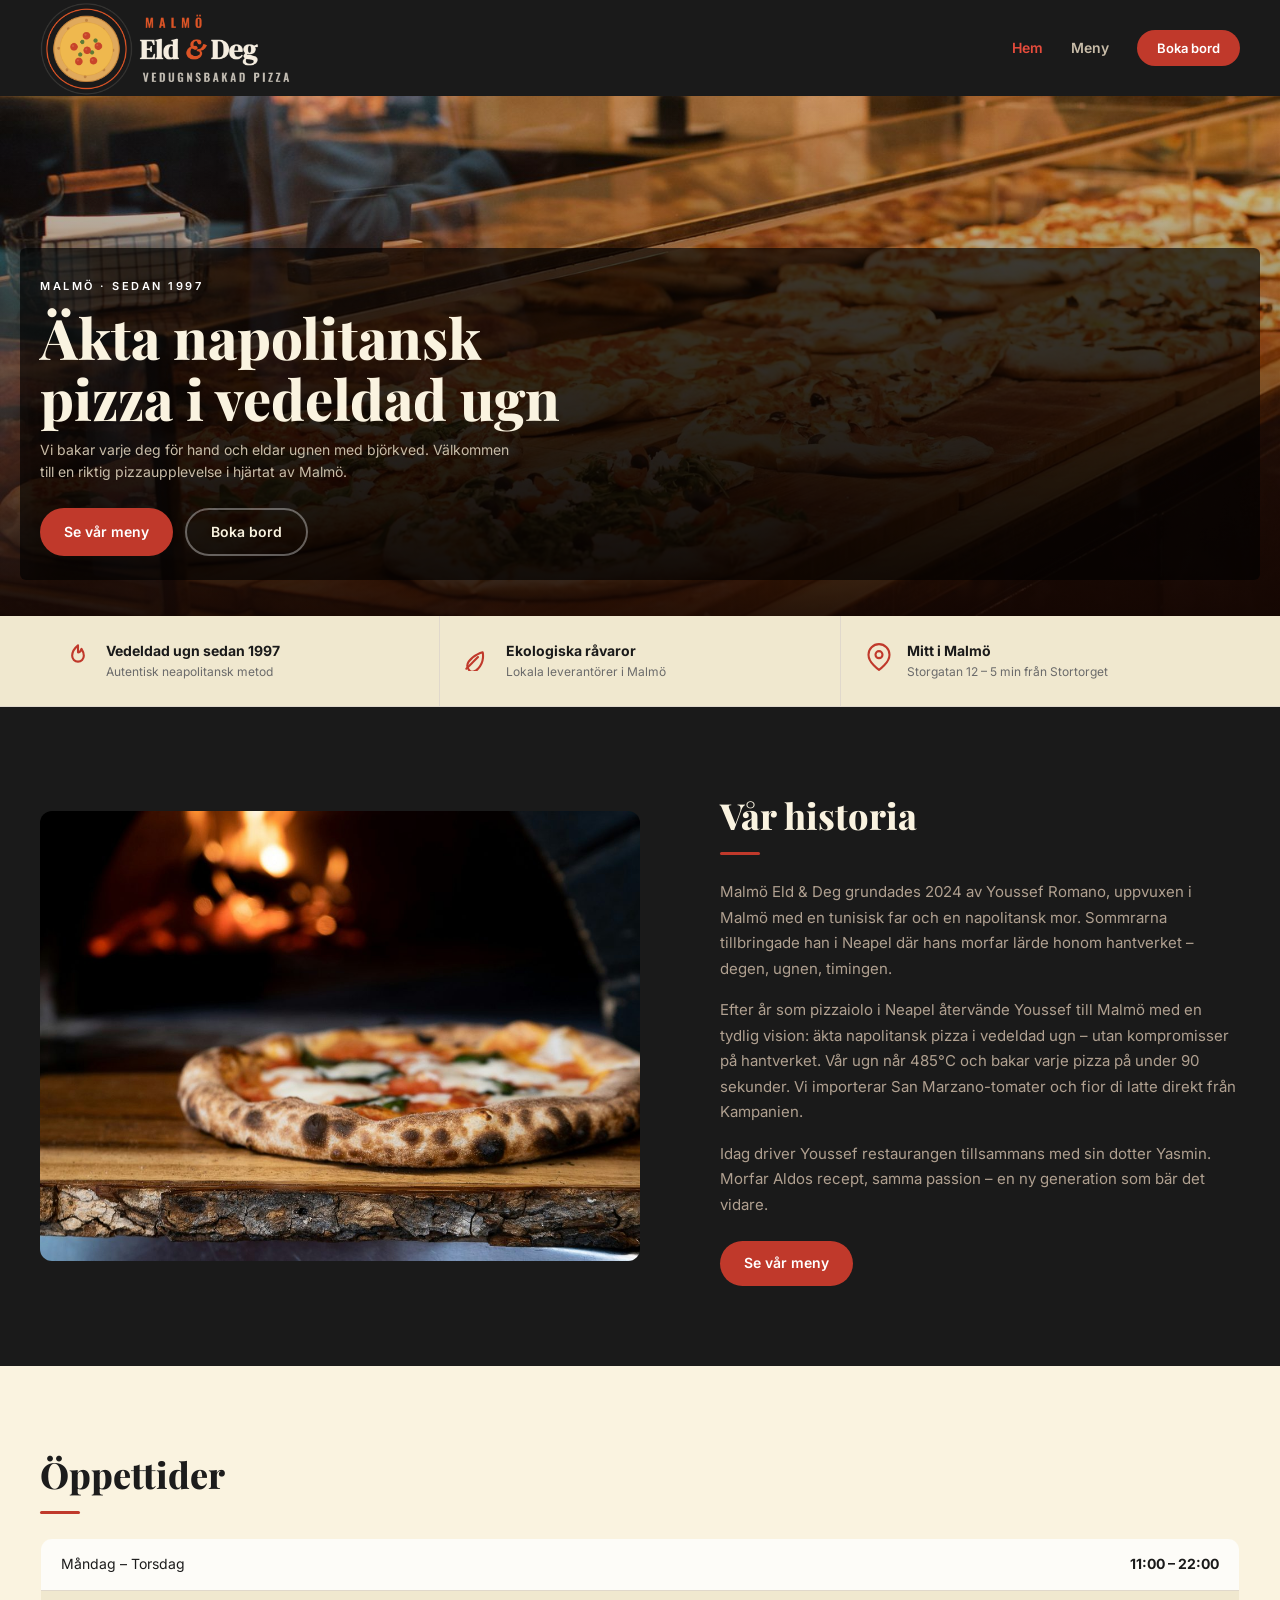
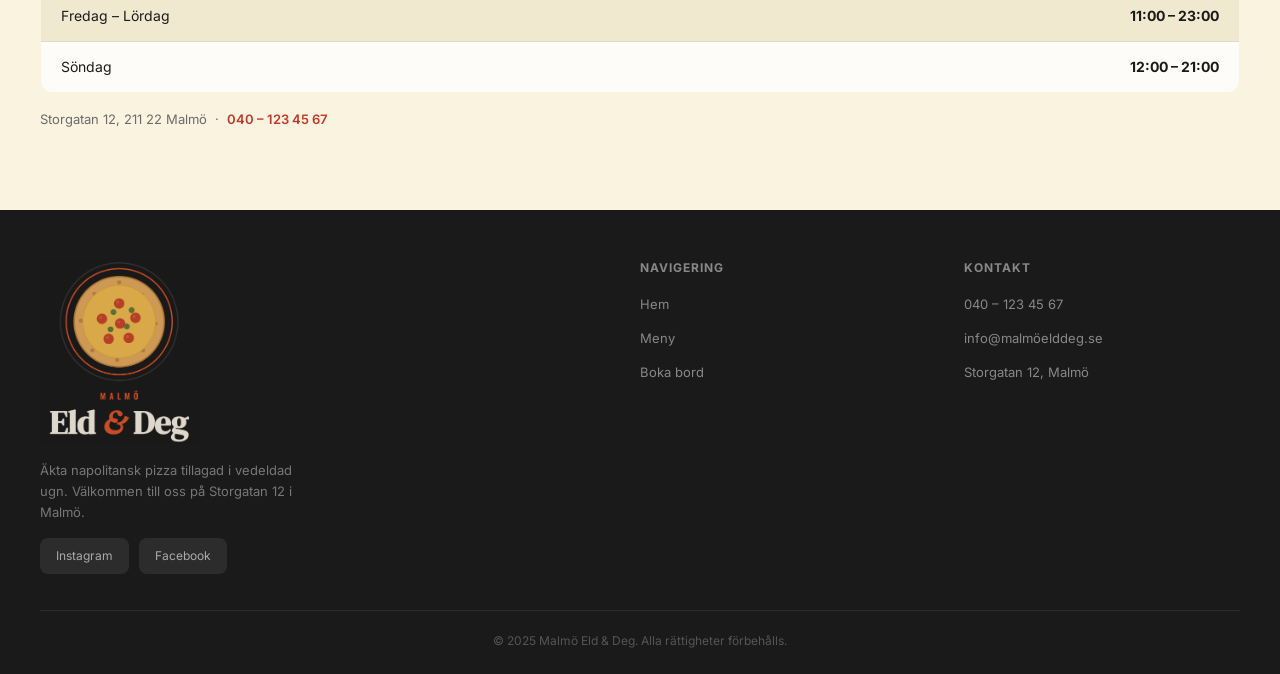
<file: index.html>
<!doctype html>
<html lang="sv">
    <head>
        <meta charset="UTF-8" />
        <meta name="viewport" content="width=device-width, initial-scale=1.0" />
        <meta
            name="description"
            content="Malmö Eld & Deg – äkta napolitansk pizza i vedeldad ugn. Grundad 2024 av Youssef Romano. Öppettider, adress och vår historia."
        />
        <title>Malmö Eld &amp; Deg – Välkommen</title>

        <link rel="preconnect" href="https://fonts.googleapis.com" />
        <link rel="preconnect" href="https://fonts.gstatic.com" crossorigin />
        <link
            href="https://fonts.googleapis.com/css2?family=Playfair+Display:wght@700;800&family=Inter:wght@400;500;600;700&display=swap"
            rel="stylesheet"
        />

        <link rel="stylesheet" href="css/style.css" />
    </head>
    <body>
        <!--
    Skip link (accessibility / distinction requirement)
    Invisible to mouse users but visible on keyboard focus.
    Allows keyboard users to skip past the header
    directly to the main content – WCAG 2.4.1 (A).
  -->
        <a href="#main-content" class="skip-link">Hoppa till innehållet</a>

        <header class="site-header">
            <div class="container">
                <a
                    href="index.html"
                    class="logo"
                    aria-current="page"
                    aria-label="Malmö Eld &amp; Deg – till startsidan"
                >
                    <img
                        src="img/black-header.png"
                        alt="Malmö Eld &amp; Deg logotyp"
                        class="logo__img"
                    />
                </a>

                <!--
        Hamburger button: shown on mobile only (hidden with CSS at ≥768px).
        aria-expanded is set dynamically by JavaScript.
        aria-controls links the button to the nav element with id="main-nav".
      -->
                <button
                    class="nav-toggle"
                    aria-controls="main-nav"
                    aria-expanded="false"
                    aria-label="Öppna meny"
                >
                    <span></span>
                    <span></span>
                    <span></span>
                </button>

                <!--
        Navigation: three links: Home, Menu, and Book a table (primary CTA).
        Home link added for users who may not know the logo is clickable.
        About us and Opening hours are on the home page.
      -->
                <nav class="site-nav" id="main-nav" aria-label="Huvudmeny">
                    <a href="index.html" aria-current="page">Hem</a>
                    <a href="menu.html">Meny</a>
                    <a href="booking.html" class="nav-cta btn btn--primary"
                        >Boka bord</a
                    >
                </nav>
            </div>
        </header>

        <section class="hero" aria-labelledby="hero-rubrik">
            <img
                src="img/hero-restaurang.jpg"
                alt="Vedeldad pizzaugn i Malmö Eld och Deg"
                class="hero__img"
            />
            <div class="hero__overlay" aria-hidden="true"></div>
            <div class="hero__content">
                <div class="container">
                    <span class="hero__tagline">Malmö &middot; Sedan 1997</span>
                    <h1 id="hero-rubrik">
                        Äkta napolitansk<br />pizza i vedeldad ugn
                    </h1>
                    <p class="hero__sub">
                        Vi bakar varje deg för hand och eldar ugnen med
                        björkved. Välkommen till en riktig pizzaupplevelse i
                        hjärtat av Malmö.
                    </p>
                    <div class="hero__actions">
                        <a href="menu.html" class="btn btn--primary"
                            >Se vår meny</a
                        >
                        <a href="booking.html" class="btn btn--outline"
                            >Boka bord</a
                        >
                    </div>
                </div>
            </div>
        </section>

        <!--
    QUICK ACTIONS: mobile only (display:none at ≥768px via media query)
    Rationale: the mobile user is often on the move and needs immediate
    access to phone, map and lunch menu, without scrolling.
    On tablet and desktop these actions are available via nav and footer.
    This is an example of content prioritisation rather than pure layout adaptation
    (Wroblewski 2011; Marcotte 2011).
  -->
        <div class="quick-actions" role="region" aria-label="Snabbåtgärder">
            <div class="container">
                <div class="quick-actions__grid">
                    <a
                        href="tel:+46401234567"
                        class="quick-btn"
                        aria-label="Ring och beställ – 040-123 45 67"
                    >
                        <svg
                            xmlns="http://www.w3.org/2000/svg"
                            width="22"
                            height="22"
                            viewBox="0 0 24 24"
                            fill="none"
                            stroke="currentColor"
                            stroke-width="2"
                            stroke-linecap="round"
                            stroke-linejoin="round"
                            aria-hidden="true"
                        >
                            <path
                                d="M22 16.92v3a2 2 0 01-2.18 2 19.79 19.79 0 01-8.63-3.07A19.5 19.5 0 013.07 10.8 19.79 19.79 0 01.0 2.18 2 2 0 012 0h3a2 2 0 012 1.72c.13 1.07.37 2.12.71 3.13a2 2 0 01-.45 2.11L6.09 8.14a16 16 0 006.77 6.77l1.18-1.17a2 2 0 012.11-.45c1.01.34 2.06.58 3.13.71A2 2 0 0122 16.92z"
                            />
                        </svg>
                        <span>Ring &amp; Beställ</span>
                    </a>

                    <a
                        href="https://maps.google.com/?q=Storgatan+12+Malmö"
                        class="quick-btn"
                        target="_blank"
                        rel="noopener noreferrer"
                        aria-label="Hitta hit – öppnar Google Maps i ny flik"
                    >
                        <svg
                            xmlns="http://www.w3.org/2000/svg"
                            width="22"
                            height="22"
                            viewBox="0 0 24 24"
                            fill="none"
                            stroke="currentColor"
                            stroke-width="2"
                            stroke-linecap="round"
                            stroke-linejoin="round"
                            aria-hidden="true"
                        >
                            <path
                                d="M21 10c0 7-9 13-9 13S3 17 3 10a9 9 0 0118 0z"
                            />
                            <circle cx="12" cy="10" r="3" />
                        </svg>
                        <span>Hitta hit</span>
                    </a>

                    <a
                        href="menu.html"
                        class="quick-btn quick-btn--red"
                        aria-label="Se dagens lunch på menysidan"
                    >
                        <svg
                            xmlns="http://www.w3.org/2000/svg"
                            width="22"
                            height="22"
                            viewBox="0 0 24 24"
                            fill="none"
                            stroke="currentColor"
                            stroke-width="2"
                            stroke-linecap="round"
                            stroke-linejoin="round"
                            aria-hidden="true"
                        >
                            <line x1="3" y1="6" x2="21" y2="6" />
                            <line x1="3" y1="12" x2="21" y2="12" />
                            <line x1="3" y1="18" x2="21" y2="18" />
                        </svg>
                        <span>Dagens lunch</span>
                    </a>
                </div>
            </div>
        </div>

        <div class="feature-strip">
            <div class="container">
                <div class="feature-strip__grid">
                    <div class="feature-item">
                        <span class="feature-item__icon"
                            ><svg
                                xmlns="http://www.w3.org/2000/svg"
                                width="28"
                                height="28"
                                viewBox="0 0 24 24"
                                fill="none"
                                stroke="currentColor"
                                stroke-width="1.8"
                                stroke-linecap="round"
                                stroke-linejoin="round"
                                aria-hidden="true"
                            >
                                <path
                                    d="M12 2c0 0-5 4-5 9a5 5 0 0010 0c0-3-2-6-2-6s-1 3-3 3c0-3 0-6 0-6z"
                                /></svg
                        ></span>
                        <div>
                            <p class="feature-item__title">
                                Vedeldad ugn sedan 1997
                            </p>
                            <p class="feature-item__text">
                                Autentisk neapolitansk metod
                            </p>
                        </div>
                    </div>

                    <div class="feature-item">
                        <span class="feature-item__icon"
                            ><svg
                                xmlns="http://www.w3.org/2000/svg"
                                width="28"
                                height="28"
                                viewBox="0 0 24 24"
                                fill="none"
                                stroke="currentColor"
                                stroke-width="1.8"
                                stroke-linecap="round"
                                stroke-linejoin="round"
                                aria-hidden="true"
                            >
                                <path
                                    d="M12 22c6-6 4-14 4-14s-8 2-12 8c-2 3-1 6 1 8 1 1 5 1 7-2z"
                                />
                                <path d="M2 22l10-10" /></svg
                        ></span>
                        <div>
                            <p class="feature-item__title">
                                Ekologiska råvaror
                            </p>
                            <p class="feature-item__text">
                                Lokala leverantörer i Malmö
                            </p>
                        </div>
                    </div>

                    <div class="feature-item">
                        <span class="feature-item__icon"
                            ><svg
                                xmlns="http://www.w3.org/2000/svg"
                                width="28"
                                height="28"
                                viewBox="0 0 24 24"
                                fill="none"
                                stroke="currentColor"
                                stroke-width="1.8"
                                stroke-linecap="round"
                                stroke-linejoin="round"
                                aria-hidden="true"
                            >
                                <path
                                    d="M21 10c0 7-9 13-9 13S3 17 3 10a9 9 0 0118 0z"
                                />
                                <circle cx="12" cy="10" r="3" /></svg
                        ></span>
                        <div>
                            <p class="feature-item__title">Mitt i Malmö</p>
                            <p class="feature-item__text">
                                Storgatan 12 – 5 min från Stortorget
                            </p>
                        </div>
                    </div>
                </div>
            </div>
        </div>

        <!--
    MAIN CONTENT: id="main-content" is the target for the skip link above.
  -->
        <main id="main-content">
            <section
                class="section section--dark"
                id="om-oss"
                aria-labelledby="om-rubrik"
            >
                <div class="container">
                    <div class="about-grid">
                        <img
                            src="img/restaurang.jpg"
                            alt="Pizza dras ut ur vedeldad ugn med öppen eld – hantverket i Malmö Eld och Deg"
                            class="about-img"
                        />

                        <div class="about-text">
                            <h2 class="section-title" id="om-rubrik">
                                Vår historia
                            </h2>
                            <span class="section-accent"></span>
                            <p>
                                Malmö Eld &amp; Deg grundades 2024 av Youssef
                                Romano, uppvuxen i Malmö med en tunisisk far och
                                en napolitansk mor. Sommrarna tillbringade han i
                                Neapel där hans morfar lärde honom hantverket –
                                degen, ugnen, timingen.
                            </p>
                            <p>
                                Efter år som pizzaiolo i Neapel återvände
                                Youssef till Malmö med en tydlig vision: äkta
                                napolitansk pizza i vedeldad ugn – utan
                                kompromisser på hantverket. Vår ugn når 485°C
                                och bakar varje pizza på under 90 sekunder. Vi
                                importerar San Marzano-tomater och fior di latte
                                direkt från Kampanien.
                            </p>
                            <p>
                                Idag driver Youssef restaurangen tillsammans med
                                sin dotter Yasmin. Morfar Aldos recept, samma
                                passion – en ny generation som bär det vidare.
                            </p>
                            <a href="menu.html" class="btn btn--primary mt-24"
                                >Se vår meny</a
                            >
                        </div>
                    </div>
                </div>
            </section>

            <!--
      OPENING HOURS SECTION
      Uses semantic <time> elements with datetime attributes.
      The datetime format follows ISO 8601 (HH:MM), making times
      machine-readable for search engines and calendar applications.
      Table format provides a clear column structure for screen readers.
    -->
            <section
                class="section section--beige"
                id="oppettider"
                aria-labelledby="tid-rubrik"
            >
                <div class="container">
                    <h2 class="section-title" id="tid-rubrik">Öppettider</h2>
                    <span class="section-accent"></span>

                    <table
                        class="hours-table"
                        aria-label="Öppettider per veckodag"
                    >
                        <tbody>
                            <tr>
                                <td>Måndag – Torsdag</td>
                                <td>
                                    <time datetime="11:00">11:00</time> –
                                    <time datetime="22:00">22:00</time>
                                </td>
                            </tr>
                            <tr class="highlight">
                                <td>Fredag – Lördag</td>
                                <td>
                                    <time datetime="11:00">11:00</time> –
                                    <time datetime="23:00">23:00</time>
                                </td>
                            </tr>
                            <tr>
                                <td>Söndag</td>
                                <td>
                                    <time datetime="12:00">12:00</time> –
                                    <time datetime="21:00">21:00</time>
                                </td>
                            </tr>
                        </tbody>
                    </table>

                    <p class="mt-16 text-muted" style="font-size: 13px">
                        Storgatan 12, 211 22 Malmö &nbsp;&middot;&nbsp;
                        <a
                            href="tel:+46401234567"
                            style="color: var(--fire); font-weight: 600"
                            >040 – 123 45 67</a
                        >
                    </p>
                </div>
            </section>
        </main>

        <!--
    FOOTER
    Three columns at ≥768px, stacked on mobile.
    Social buttons are <a> elements (not <button>) because they lead
    to external pages – semantically correct per the HTML specification.
    rel="noopener noreferrer" prevents external pages
    from accessing window.opener (security).
  -->
        <footer class="site-footer">
            <div class="container">
                <div class="footer-grid">
                    <div class="footer-brand">
                        <img
                            src="img/black-badge.png"
                            alt=""
                            class="footer-badge"
                            aria-hidden="true"
                        />
                        <p>
                            Äkta napolitansk pizza tillagad i vedeldad ugn.
                            Välkommen till oss på Storgatan 12 i Malmö.
                        </p>
                        <div class="footer-social mt-16">
                            <a
                                href="https://instagram.com"
                                target="_blank"
                                rel="noopener noreferrer"
                                class="social-btn"
                                aria-label="Malmö Eld &amp; Deg på Instagram (öppnar i ny flik)"
                                >Instagram</a
                            >
                            <a
                                href="https://facebook.com"
                                target="_blank"
                                rel="noopener noreferrer"
                                class="social-btn"
                                aria-label="Malmö Eld &amp; Deg på Facebook (öppnar i ny flik)"
                                >Facebook</a
                            >
                        </div>
                    </div>

                    <div class="footer-col">
                        <h3>Navigering</h3>
                        <ul>
                            <li><a href="index.html">Hem</a></li>
                            <li><a href="menu.html">Meny</a></li>
                            <li><a href="booking.html">Boka bord</a></li>
                        </ul>
                    </div>

                    <div class="footer-col">
                        <h3>Kontakt</h3>
                        <ul>
                            <li>
                                <a href="tel:+46401234567">040 – 123 45 67</a>
                            </li>
                            <li>
                                <a href="mailto:info@malmöelddeg.se"
                                    >info@malmöelddeg.se</a
                                >
                            </li>
                            <li>
                                <a
                                    href="https://maps.google.com/?q=Storgatan+12+Malmö"
                                    target="_blank"
                                    rel="noopener noreferrer"
                                    aria-label="Storgatan 12 – öppnar Google Maps i ny flik"
                                >
                                    Storgatan 12, Malmö
                                </a>
                            </li>
                        </ul>
                    </div>
                </div>

                <div class="footer-bottom">
                    <p>
                        &copy; 2025 Malmö Eld &amp; Deg. Alla rättigheter
                        förbehålls.
                    </p>
                </div>
            </div>
        </footer>

        <script src="js/main.js"></script>
    </body>
</html>
</file>
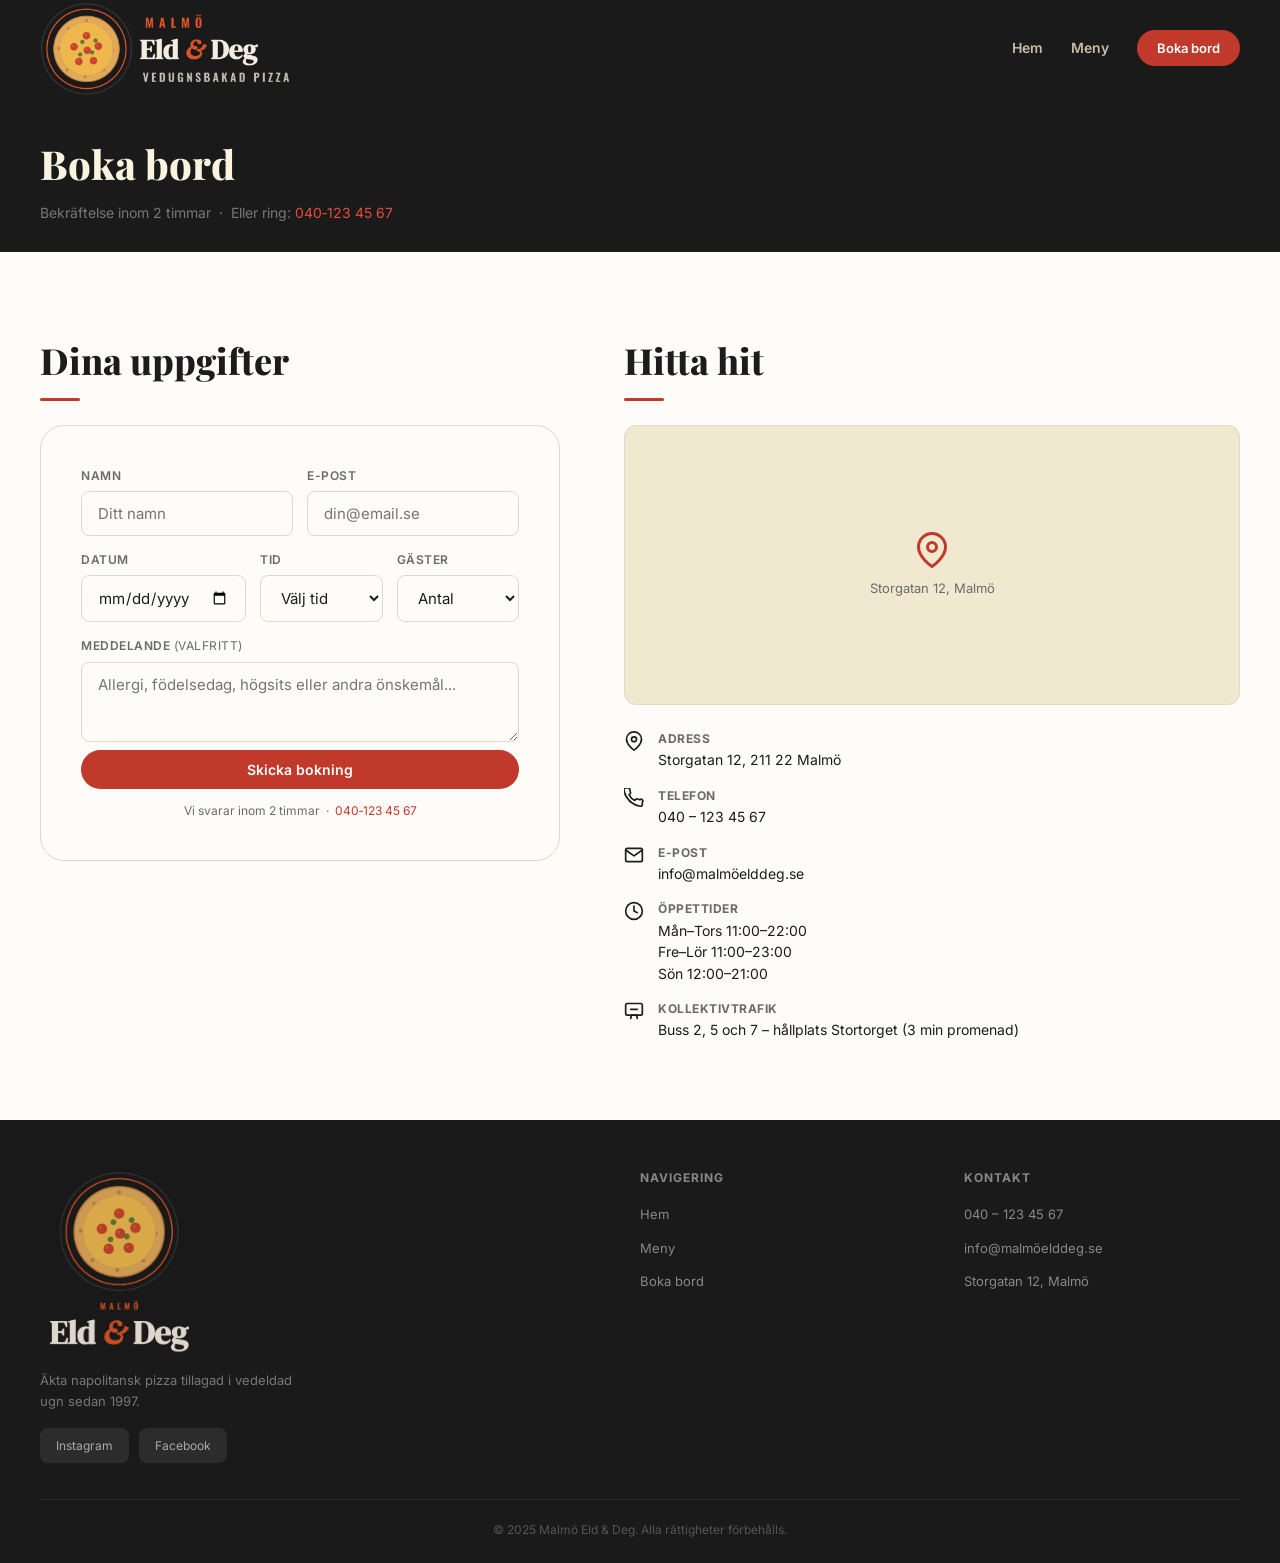
<file: booking.html>
<!doctype html>
<html lang="sv">
    <head>
        <meta charset="UTF-8" />
        <meta name="viewport" content="width=device-width, initial-scale=1.0" />
        <meta
            name="description"
            content="Boka bord på Malmö Eld & Deg. Bekräftelse inom 2 timmar. Storgatan 12, Malmö."
        />
        <title>Boka bord – Malmö Eld &amp; Deg</title>
        <link rel="preconnect" href="https://fonts.googleapis.com" />
        <link rel="preconnect" href="https://fonts.gstatic.com" crossorigin />
        <link
            href="https://fonts.googleapis.com/css2?family=Playfair+Display:wght@700;800&family=Inter:wght@400;500;600;700&display=swap"
            rel="stylesheet"
        />
        <link rel="stylesheet" href="css/style.css" />
    </head>
    <body>
        <a href="#main-content" class="skip-link">Hoppa till innehållet</a>

        <header class="site-header">
            <div class="container">
                <a
                    href="index.html"
                    class="logo"
                    aria-label="Malmö Eld &amp; Deg – till startsidan"
                >
                    <img
                        src="img/black-header.png"
                        alt="Malmö Eld &amp; Deg logotyp"
                        class="logo__img"
                    />
                </a>
                <button
                    class="nav-toggle"
                    aria-controls="main-nav"
                    aria-expanded="false"
                    aria-label="Öppna meny"
                >
                    <span></span><span></span><span></span>
                </button>
                <nav class="site-nav" id="main-nav" aria-label="Huvudmeny">
                    <a href="index.html">Hem</a>
                    <a href="menu.html">Meny</a>
                    <a
                        href="booking.html"
                        class="nav-cta btn btn--primary"
                        aria-current="page"
                        >Boka bord</a
                    >
                </nav>
            </div>
        </header>

        <div class="page-banner">
            <div class="container">
                <h1 class="page-banner__title">Boka bord</h1>
                <p class="page-banner__sub">
                    Bekräftelse inom 2 timmar &nbsp;&middot;&nbsp; Eller ring:
                    <a href="tel:+46401234567" style="color: var(--fire-light)"
                        >040&#8209;123 45 67</a
                    >
                </p>
            </div>
        </div>

        <main id="main-content">
            <section class="section" aria-labelledby="boka-rubrik">
                <div class="container">
                    <!--
          BOOKING GRID: stacked on mobile, 2 columns at ≥900px.
          Form column on the left, map and contact info on the right.
          This split is natural on desktop but unnecessary to maintain
          on mobile where vertical scrolling is expected.
        -->
                    <div class="boka-grid">
                        <div class="boka-form-col">
                            <h2 class="section-title" id="boka-rubrik">
                                Dina uppgifter
                            </h2>
                            <span class="section-accent"></span>

                            <div class="booking-form">
                                <!--
                novalidate: disables the browser's built-in validation
                so we can handle errors with JavaScript and provide
                more consistent visual feedback.
              -->
                                <form id="booking-form" novalidate>
                                    <div class="form-row">
                                        <div class="form-group">
                                            <label for="name">Namn</label>
                                            <input
                                                type="text"
                                                id="name"
                                                name="name"
                                                placeholder="Ditt namn"
                                                required
                                                autocomplete="name"
                                            />
                                        </div>
                                        <div class="form-group">
                                            <label for="email">E-post</label>
                                            <input
                                                type="email"
                                                id="email"
                                                name="email"
                                                placeholder="din@email.se"
                                                required
                                                autocomplete="email"
                                            />
                                        </div>
                                    </div>

                                    <div class="form-row">
                                        <div class="form-group">
                                            <label for="date">Datum</label>
                                            <!-- The min attribute is set dynamically by JavaScript to prevent past dates -->
                                            <input
                                                type="date"
                                                id="date"
                                                name="date"
                                                required
                                            />
                                        </div>
                                        <div class="form-group">
                                            <label for="time">Tid</label>
                                            <select
                                                id="time"
                                                name="time"
                                                required
                                            >
                                                <option
                                                    value=""
                                                    disabled
                                                    selected
                                                >
                                                    Välj tid
                                                </option>
                                                <option>11:30</option>
                                                <option>12:00</option>
                                                <option>12:30</option>
                                                <option>13:00</option>
                                                <option>17:00</option>
                                                <option>17:30</option>
                                                <option>18:00</option>
                                                <option>18:30</option>
                                                <option>19:00</option>
                                                <option>19:30</option>
                                                <option>20:00</option>
                                                <option>20:30</option>
                                            </select>
                                        </div>
                                        <div class="form-group">
                                            <label for="guests">Gäster</label>
                                            <select
                                                id="guests"
                                                name="guests"
                                                required
                                            >
                                                <option
                                                    value=""
                                                    disabled
                                                    selected
                                                >
                                                    Antal
                                                </option>
                                                <option>1</option>
                                                <option>2</option>
                                                <option>3</option>
                                                <option>4</option>
                                                <option>5</option>
                                                <option>6</option>
                                                <option>7 eller fler</option>
                                            </select>
                                        </div>
                                    </div>

                                    <div class="form-group">
                                        <label for="message"
                                            >Meddelande
                                            <span
                                                style="
                                                    font-weight: 400;
                                                    color: var(--text-muted);
                                                "
                                                >(valfritt)</span
                                            ></label
                                        >
                                        <textarea
                                            id="message"
                                            name="message"
                                            placeholder="Allergi, födelsedag, högsits eller andra önskemål..."
                                        ></textarea>
                                    </div>

                                    <div class="form-submit">
                                        <button
                                            type="submit"
                                            class="btn btn--primary btn--full"
                                        >
                                            Skicka bokning
                                        </button>
                                    </div>
                                    <p class="form-note">
                                        Vi svarar inom 2 timmar
                                        &nbsp;&middot;&nbsp;
                                        <a
                                            href="tel:+46401234567"
                                            style="color: var(--fire)"
                                            >040&#8209;123 45 67</a
                                        >
                                    </p>
                                </form>

                                <!--
                Confirmation message.
                aria-live="polite" causes screen readers to announce
                the message when it appears, without interrupting ongoing speech.
                Hidden with display:none until the form is submitted.
              -->
                                <div
                                    class="form-confirmation"
                                    id="form-confirmation"
                                    aria-live="polite"
                                >
                                    <div
                                        class="form-confirmation__icon"
                                        aria-hidden="true"
                                    >
                                        &#10003;
                                    </div>
                                    <h3
                                        style="
                                            font-family: var(--font-heading);
                                            font-size: 22px;
                                            margin-bottom: 8px;
                                        "
                                    >
                                        Tack för din bokning!
                                    </h3>
                                    <p
                                        style="
                                            color: var(--text-muted);
                                            font-size: 14px;
                                        "
                                    >
                                        Vi bekräftar inom 2 timmar via e-post.
                                        Vi ses!
                                    </p>
                                    <a
                                        href="menu.html"
                                        class="btn btn--primary mt-24"
                                        >Se vår meny</a
                                    >
                                </div>
                            </div>
                        </div>

                        <div class="boka-info-col">
                            <h2 class="section-title">Hitta hit</h2>
                            <span class="section-accent"></span>

                            <!--
              Map placeholder.
              In production, replace with a Google Maps embed (<iframe>).
              role="img" with aria-label gives screen readers context even without a real map.
            -->
                            <div
                                class="map-placeholder"
                                role="img"
                                aria-label="Kartplacering för Storgatan 12, Malmö"
                            >
                                <svg
                                    xmlns="http://www.w3.org/2000/svg"
                                    width="20"
                                    height="20"
                                    viewBox="0 0 24 24"
                                    fill="none"
                                    stroke="currentColor"
                                    stroke-width="2"
                                    stroke-linecap="round"
                                    stroke-linejoin="round"
                                    aria-hidden="true"
                                >
                                    <path
                                        d="M21 10c0 7-9 13-9 13S3 17 3 10a9 9 0 0118 0z"
                                    />
                                    <circle cx="12" cy="10" r="3" />
                                </svg>
                                <span>Storgatan 12, Malmö</span>
                            </div>

                            <!--
              Contact list with SVG icons.
              aria-hidden="true" on icons – they are decorative,
              the adjacent text conveys the information.
            -->
                            <ul class="contact-list">
                                <li>
                                    <span class="contact-list__icon"
                                        ><svg
                                            xmlns="http://www.w3.org/2000/svg"
                                            width="20"
                                            height="20"
                                            viewBox="0 0 24 24"
                                            fill="none"
                                            stroke="currentColor"
                                            stroke-width="2"
                                            stroke-linecap="round"
                                            stroke-linejoin="round"
                                            aria-hidden="true"
                                        >
                                            <path
                                                d="M21 10c0 7-9 13-9 13S3 17 3 10a9 9 0 0118 0z"
                                            />
                                            <circle
                                                cx="12"
                                                cy="10"
                                                r="3"
                                            /></svg
                                    ></span>
                                    <div>
                                        <strong>Adress</strong>
                                        <span>Storgatan 12, 211 22 Malmö</span>
                                    </div>
                                </li>
                                <li>
                                    <span class="contact-list__icon"
                                        ><svg
                                            xmlns="http://www.w3.org/2000/svg"
                                            width="20"
                                            height="20"
                                            viewBox="0 0 24 24"
                                            fill="none"
                                            stroke="currentColor"
                                            stroke-width="2"
                                            stroke-linecap="round"
                                            stroke-linejoin="round"
                                            aria-hidden="true"
                                        >
                                            <path
                                                d="M22 16.92v3a2 2 0 01-2.18 2 19.79 19.79 0 01-8.63-3.07A19.5 19.5 0 013.07 10.8 19.79 19.79 0 010 2.18 2 2 0 012 0h3a2 2 0 012 1.72c.13 1.07.37 2.12.71 3.13a2 2 0 01-.45 2.11L6.09 8.14a16 16 0 006.77 6.77l1.18-1.17a2 2 0 012.11-.45c1.01.34 2.06.58 3.13.71A2 2 0 0122 16.92z"
                                            /></svg
                                    ></span>
                                    <div>
                                        <strong>Telefon</strong>
                                        <a href="tel:+46401234567"
                                            >040 – 123 45 67</a
                                        >
                                    </div>
                                </li>
                                <li>
                                    <span class="contact-list__icon"
                                        ><svg
                                            xmlns="http://www.w3.org/2000/svg"
                                            width="20"
                                            height="20"
                                            viewBox="0 0 24 24"
                                            fill="none"
                                            stroke="currentColor"
                                            stroke-width="2"
                                            stroke-linecap="round"
                                            stroke-linejoin="round"
                                            aria-hidden="true"
                                        >
                                            <path
                                                d="M4 4h16c1.1 0 2 .9 2 2v12c0 1.1-.9 2-2 2H4c-1.1 0-2-.9-2-2V6c0-1.1.9-2 2-2z"
                                            />
                                            <polyline
                                                points="22,6 12,13 2,6"
                                            /></svg
                                    ></span>
                                    <div>
                                        <strong>E-post</strong>
                                        <a href="mailto:info@malmöelddeg.se"
                                            >info@malmöelddeg.se</a
                                        >
                                    </div>
                                </li>
                                <li>
                                    <span class="contact-list__icon"
                                        ><svg
                                            xmlns="http://www.w3.org/2000/svg"
                                            width="20"
                                            height="20"
                                            viewBox="0 0 24 24"
                                            fill="none"
                                            stroke="currentColor"
                                            stroke-width="2"
                                            stroke-linecap="round"
                                            stroke-linejoin="round"
                                            aria-hidden="true"
                                        >
                                            <circle cx="12" cy="12" r="10" />
                                            <polyline
                                                points="12 6 12 12 16 14"
                                            /></svg
                                    ></span>
                                    <div>
                                        <strong>Öppettider</strong>
                                        <span
                                            >Mån–Tors
                                            <time datetime="11:00">11:00</time
                                            >–<time datetime="22:00"
                                                >22:00</time
                                            ></span
                                        >
                                        <span
                                            >Fre–Lör
                                            <time datetime="11:00">11:00</time
                                            >–<time datetime="23:00"
                                                >23:00</time
                                            ></span
                                        >
                                        <span
                                            >Sön
                                            <time datetime="12:00">12:00</time
                                            >–<time datetime="21:00"
                                                >21:00</time
                                            ></span
                                        >
                                    </div>
                                </li>
                                <li>
                                    <span class="contact-list__icon"
                                        ><svg
                                            xmlns="http://www.w3.org/2000/svg"
                                            width="20"
                                            height="20"
                                            viewBox="0 0 24 24"
                                            fill="none"
                                            stroke="currentColor"
                                            stroke-width="2"
                                            stroke-linecap="round"
                                            stroke-linejoin="round"
                                            aria-hidden="true"
                                        >
                                            <rect
                                                x="2"
                                                y="3"
                                                width="20"
                                                height="14"
                                                rx="2"
                                            />
                                            <path d="M8 21l1-4h6l1 4" />
                                            <line
                                                x1="8"
                                                y1="10"
                                                x2="16"
                                                y2="10"
                                            /></svg
                                    ></span>
                                    <div>
                                        <strong>Kollektivtrafik</strong>
                                        <span
                                            >Buss 2, 5 och 7 – hållplats
                                            Stortorget (3 min promenad)</span
                                        >
                                    </div>
                                </li>
                            </ul>
                        </div>
                    </div>
                </div>
            </section>
        </main>

        <!--
    FOOTER – three columns at ≥768px, stacked on mobile.
    Pizza badge used as a decorative element (aria-hidden="true").
  -->
        <footer class="site-footer">
            <div class="container">
                <div class="footer-grid">
                    <div class="footer-brand">
                        <img
                            src="img/black-badge.png"
                            alt=""
                            class="footer-badge"
                            aria-hidden="true"
                        />
                        <p>
                            Äkta napolitansk pizza tillagad i vedeldad ugn sedan
                            1997.
                        </p>
                        <div class="footer-social mt-16">
                            <a
                                href="https://instagram.com"
                                target="_blank"
                                rel="noopener noreferrer"
                                class="social-btn"
                                aria-label="Instagram (öppnar i ny flik)"
                                >Instagram</a
                            >
                            <a
                                href="https://facebook.com"
                                target="_blank"
                                rel="noopener noreferrer"
                                class="social-btn"
                                aria-label="Facebook (öppnar i ny flik)"
                                >Facebook</a
                            >
                        </div>
                    </div>
                    <div class="footer-col">
                        <h3>Navigering</h3>
                        <ul>
                            <li><a href="index.html">Hem</a></li>
                            <li><a href="menu.html">Meny</a></li>
                            <li><a href="booking.html">Boka bord</a></li>
                        </ul>
                    </div>
                    <div class="footer-col">
                        <h3>Kontakt</h3>
                        <ul>
                            <li>
                                <a href="tel:+46401234567">040 – 123 45 67</a>
                            </li>
                            <li>
                                <a href="mailto:info@malmöelddeg.se"
                                    >info@malmöelddeg.se</a
                                >
                            </li>
                            <li>
                                <a
                                    href="https://maps.google.com/?q=Storgatan+12+Malmö"
                                    target="_blank"
                                    rel="noopener noreferrer"
                                    aria-label="Storgatan 12 – Google Maps öppnas i ny flik"
                                    >Storgatan 12, Malmö</a
                                >
                            </li>
                        </ul>
                    </div>
                </div>
                <div class="footer-bottom">
                    <p>
                        &copy; 2025 Malmö Eld &amp; Deg. Alla rättigheter
                        förbehålls.
                    </p>
                </div>
            </div>
        </footer>

        <script src="js/main.js"></script>
        <script src="js/booking.js"></script>
    </body>
</html>
</file>
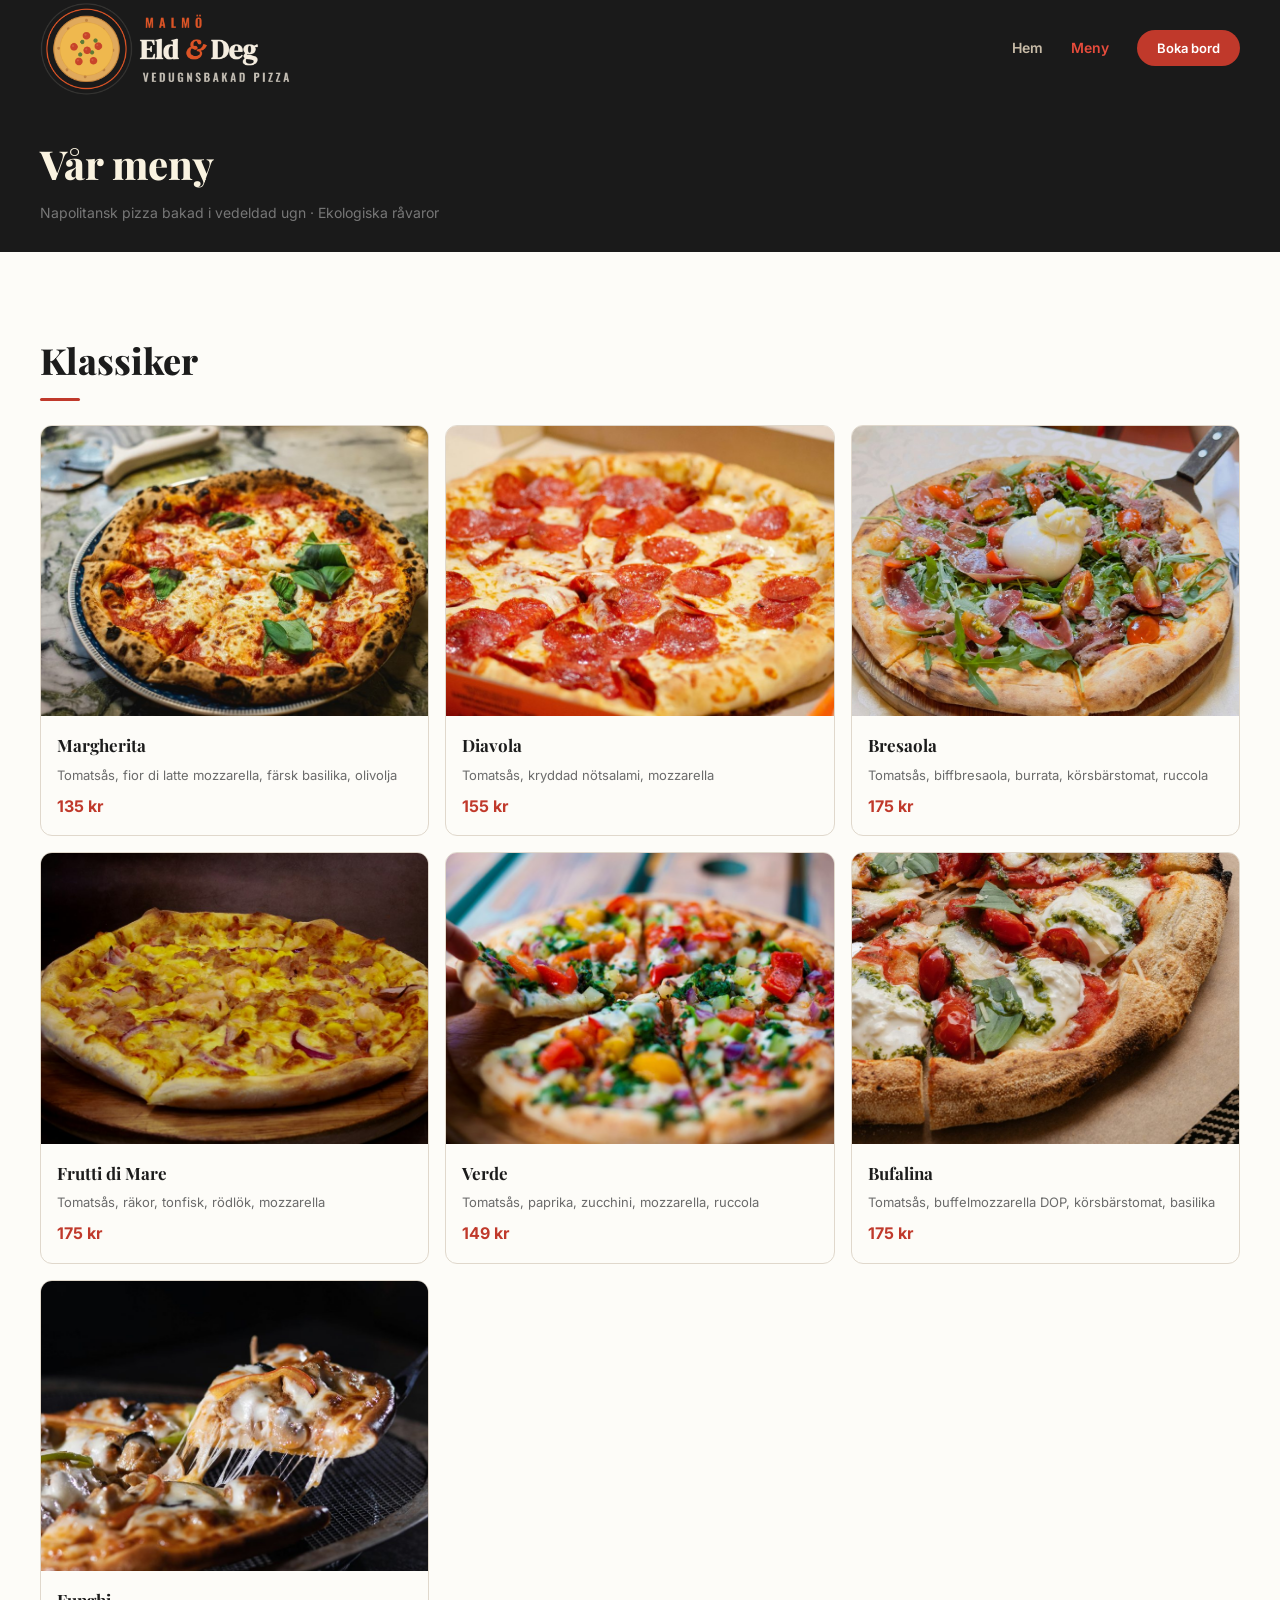
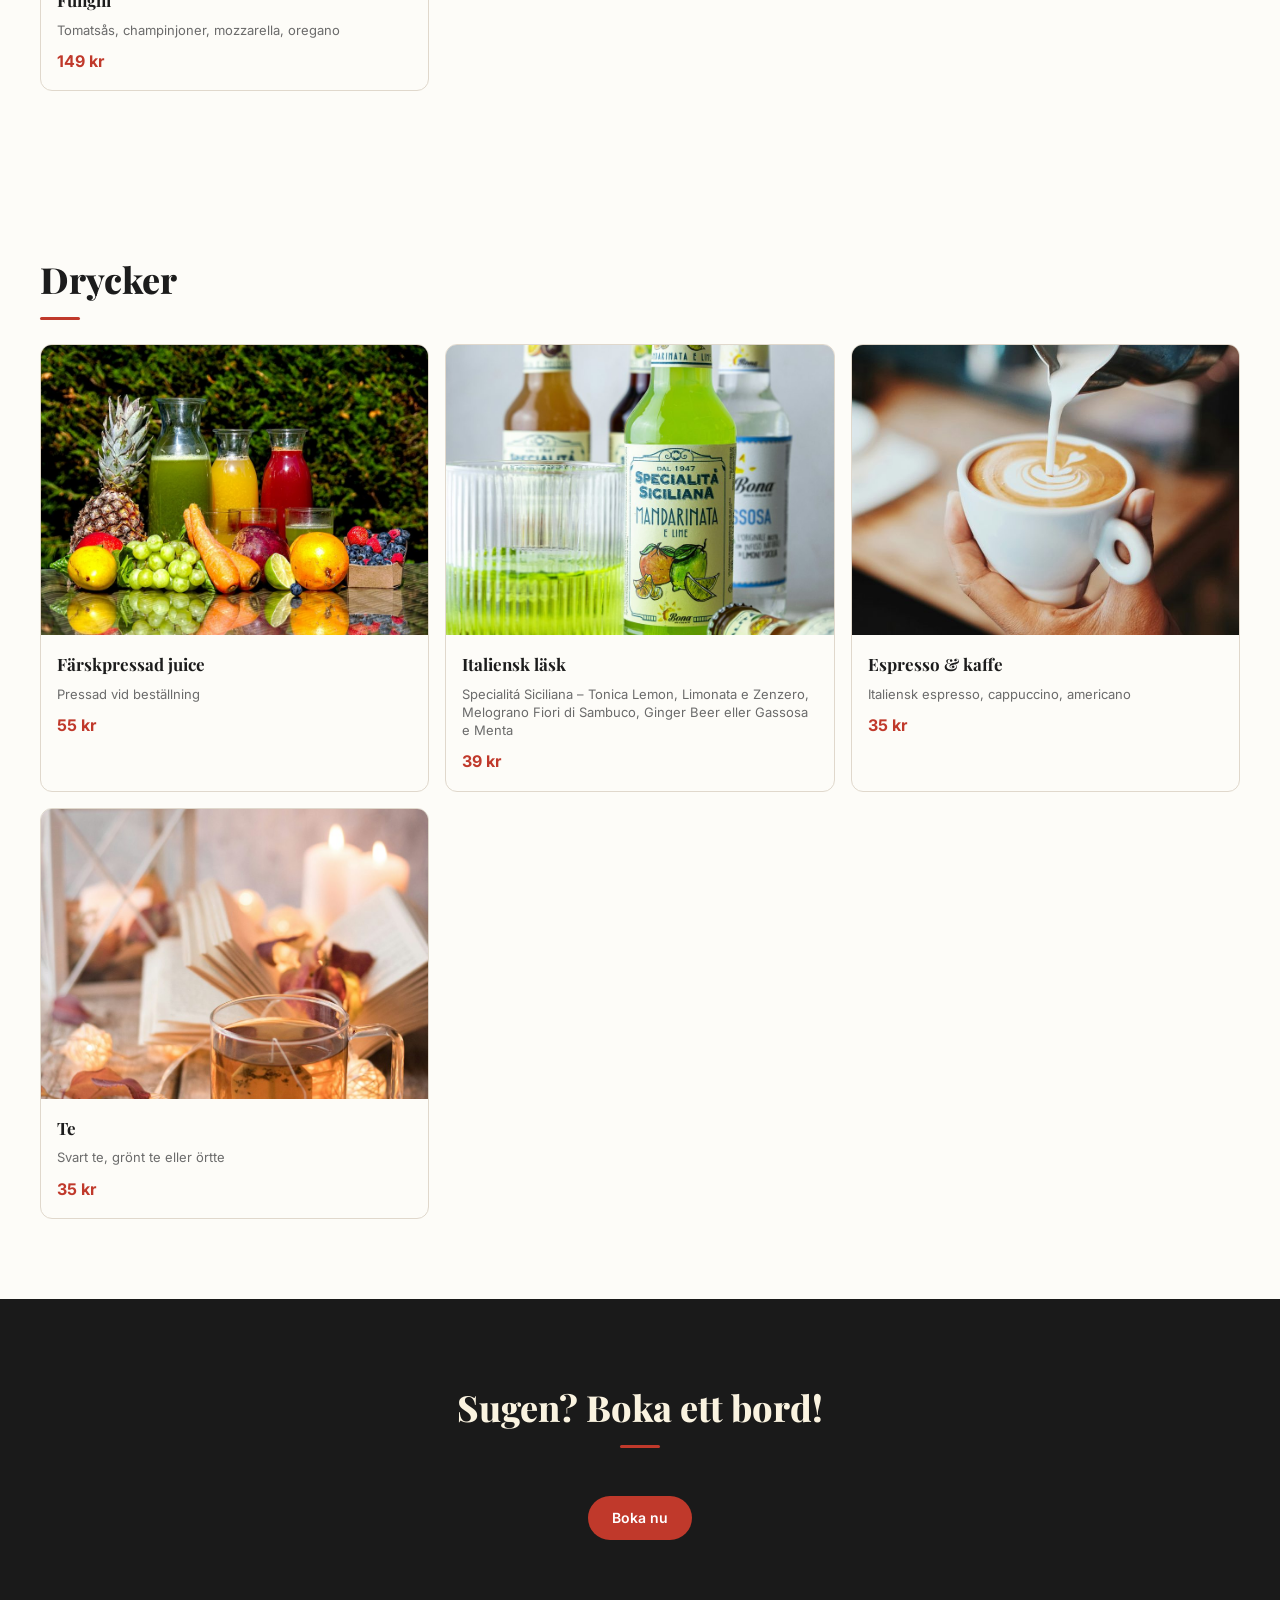
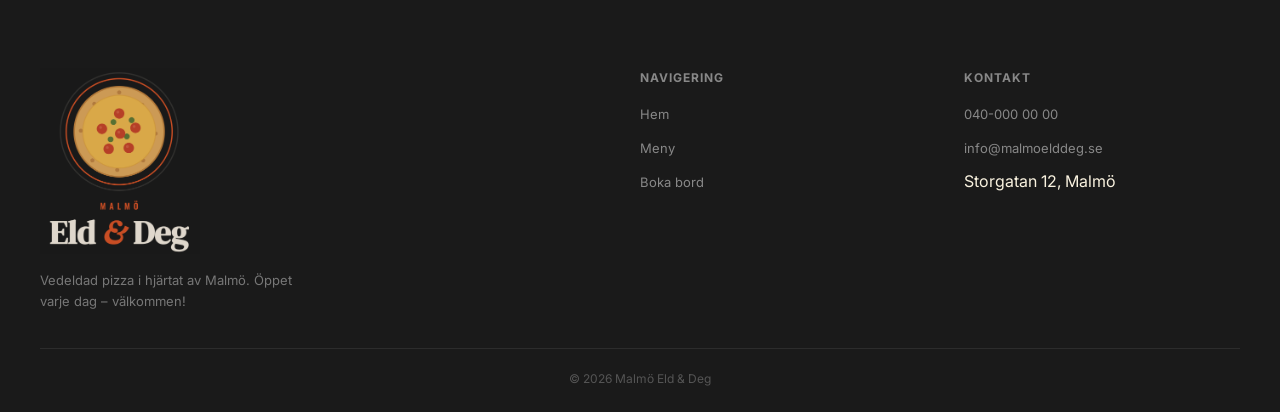
<file: menu.html>
<!doctype html>
<html lang="sv">
    <head>
        <meta charset="UTF-8" />
        <meta name="viewport" content="width=device-width, initial-scale=1.0" />
        <meta
            name="description"
            content="Vår meny – Malmö Eld & Deg. Klassiker, vegetariska alternativ och drycker. Allt bakat i vedeldad ugn."
        />
        <title>Meny – Malmö Eld &amp; Deg</title>
        <link rel="preconnect" href="https://fonts.googleapis.com" />
        <link rel="preconnect" href="https://fonts.gstatic.com" crossorigin />
        <link
            href="https://fonts.googleapis.com/css2?family=Playfair+Display:wght@700;800&family=Inter:wght@400;500;600;700&display=swap"
            rel="stylesheet"
        />
        <link rel="stylesheet" href="css/style.css" />
    </head>
    <body>
        <a href="#main-content" class="skip-link">Hoppa till innehållet</a>

        <!--
    HEADER – identical across all three pages for consistent navigation.
    aria-current="page" on the active link informs screen readers
    which page the user is on (WCAG 4.1.2).
  -->
        <header class="site-header">
            <div class="container">
                <a
                    href="index.html"
                    class="logo"
                    aria-label="Malmö Eld &amp; Deg – till startsidan"
                >
                    <img
                        src="img/black-header.png"
                        alt="Malmö Eld &amp; Deg logotyp"
                        class="logo__img"
                    />
                </a>
                <button
                    class="nav-toggle"
                    aria-controls="main-nav"
                    aria-expanded="false"
                    aria-label="Öppna meny"
                >
                    <span></span><span></span><span></span>
                </button>
                <nav class="site-nav" id="main-nav" aria-label="Huvudmeny">
                    <a href="index.html">Hem</a>
                    <a href="menu.html" aria-current="page">Meny</a>
                    <a href="booking.html" class="nav-cta btn btn--primary"
                        >Boka bord</a
                    >
                </nav>
            </div>
        </header>

        <!--
    PAGE BANNER
    Replaces the hero image on subpages – clearly communicates
    which page the user is on without taking as much
    vertical space as a full-width hero.
  -->
        <div class="page-banner">
            <div class="container">
                <h1 class="page-banner__title">Vår meny</h1>
                <p class="page-banner__sub">
                    Napolitansk pizza bakad i vedeldad ugn &middot; Ekologiska
                    råvaror
                </p>
            </div>
        </div>

        <main id="main-content">
            <!--
      CLASSICS SECTION
      aria-labelledby links the section to the heading "klassiker-rubrik",
      making the landmark readable by screen readers.
    -->
            <section class="section" aria-labelledby="klassiker-rubrik">
                <div class="container">
                    <h2 class="section-title" id="klassiker-rubrik">
                        Klassiker
                    </h2>
                    <span class="section-accent"></span>
                    <div class="menu-grid">
                        <article class="menu-card">
                            <img
                                src="img/margherita.jpg"
                                alt="Margherita – tomatsås, fior di latte mozzarella och färsk basilika"
                                class="menu-card__img"
                            />
                            <div class="menu-card__body">
                                <h3 class="menu-card__name">Margherita</h3>
                                <p class="menu-card__desc">
                                    Tomatsås, fior di latte mozzarella, färsk
                                    basilika, olivolja
                                </p>
                                <span class="menu-card__price">135 kr</span>
                            </div>
                        </article>
                        <article class="menu-card">
                            <img
                                src="img/diavola.jpg"
                                alt="Diavola – kryddad nötsalami och mozzarella"
                                class="menu-card__img"
                            />
                            <div class="menu-card__body">
                                <h3 class="menu-card__name">Diavola</h3>
                                <p class="menu-card__desc">
                                    Tomatsås, kryddad nötsalami, mozzarella
                                </p>
                                <span class="menu-card__price">155 kr</span>
                            </div>
                        </article>
                        <article class="menu-card">
                            <img
                                src="img/bresaola.jpg"
                                alt="Bresaola – biffbresaola, burrata och körsbärstomat"
                                class="menu-card__img"
                            />
                            <div class="menu-card__body">
                                <h3 class="menu-card__name">Bresaola</h3>
                                <p class="menu-card__desc">
                                    Tomatsås, biffbresaola, burrata,
                                    körsbärstomat, ruccola
                                </p>
                                <span class="menu-card__price">175 kr</span>
                            </div>
                        </article>
                        <article class="menu-card">
                            <img
                                src="img/fruttidimare.jpg"
                                alt="Frutti di mare – räkor, tonfisk och rödlök"
                                class="menu-card__img"
                            />
                            <div class="menu-card__body">
                                <h3 class="menu-card__name">Frutti di Mare</h3>
                                <p class="menu-card__desc">
                                    Tomatsås, räkor, tonfisk, rödlök, mozzarella
                                </p>
                                <span class="menu-card__price">175 kr</span>
                            </div>
                        </article>
                        <article class="menu-card">
                            <img
                                src="img/verde.jpg"
                                alt="Verde – tomatsås, paprika, zucchini, mozzarella och ruccola"
                                class="menu-card__img"
                            />
                            <div class="menu-card__body">
                                <h3 class="menu-card__name">Verde</h3>
                                <p class="menu-card__desc">
                                    Tomatsås, paprika, zucchini, mozzarella,
                                    ruccola
                                </p>
                                <span class="menu-card__price">149 kr</span>
                            </div>
                        </article>
                        <article class="menu-card">
                            <img
                                src="img/bufalina.jpg"
                                alt="Bufalina – buffelmozzarella DOP, körsbärstomat och basilika"
                                class="menu-card__img"
                            />
                            <div class="menu-card__body">
                                <h3 class="menu-card__name">Bufalina</h3>
                                <p class="menu-card__desc">
                                    Tomatsås, buffelmozzarella DOP,
                                    körsbärstomat, basilika
                                </p>
                                <span class="menu-card__price">175 kr</span>
                            </div>
                        </article>
                        <article class="menu-card">
                            <img
                                src="img/funghi.jpg"
                                alt="Funghi – tomatsås, champinjoner, mozzarella"
                                class="menu-card__img"
                            />
                            <div class="menu-card__body">
                                <h3 class="menu-card__name">Funghi</h3>
                                <p class="menu-card__desc">
                                    Tomatsås, champinjoner, mozzarella, oregano
                                </p>
                                <span class="menu-card__price">149 kr</span>
                            </div>
                        </article>
                    </div>
                </div>
            </section>

                  <section class="section" aria-labelledby="drycker-rubrik">
        <div class="container">
          <h2 class="section-title" id="drycker-rubrik">Drycker</h2>
          <span class="section-accent"></span>
          <div class="menu-grid">

            <article class="menu-card">
              <img src="img/juice.jpg" alt="Färskpressad juice" class="menu-card__img">
              <div class="menu-card__body">
                <h3 class="menu-card__name">Färskpressad juice</h3>
                <p class="menu-card__desc">Pressad vid beställning</p>
                <span class="menu-card__price">55 kr</span>
              </div>
            </article>

            <article class="menu-card">
              <img src="img/italiansoda.jpg" alt="Italiensk läsk" class="menu-card__img">
              <div class="menu-card__body">
                <h3 class="menu-card__name">Italiensk läsk</h3>
                <p class="menu-card__desc">Specialitá Siciliana – Tonica Lemon, Limonata e Zenzero, Melograno Fiori di Sambuco, Ginger Beer eller Gassosa e Menta</p>
                <span class="menu-card__price">39 kr</span>
              </div>
            </article>

            <article class="menu-card">
              <img src="img/coffee.jpg" alt="Latte art – espresso och cappuccino" class="menu-card__img">
              <div class="menu-card__body">
                <h3 class="menu-card__name">Espresso &amp; kaffe</h3>
                <p class="menu-card__desc">Italiensk espresso, cappuccino, americano</p>
                <span class="menu-card__price">35 kr</span>
              </div>
            </article>

            <article class="menu-card">
              <img src="img/te.jpg" alt="Te" class="menu-card__img">
              <div class="menu-card__body">
                <h3 class="menu-card__name">Te</h3>
                <p class="menu-card__desc">Svart te, grönt te eller örtte</p>
                <span class="menu-card__price">35 kr</span>
              </div>
            </article>

          </div>
        </div>
      </section>

      <!-- CTA -->
      <section class="section section--dark" aria-label="Boka bord – uppmaning">
        <div class="container" style="text-align:center;">
          <h2 class="section-title" style="color:var(--dough);">Sugen? Boka ett bord!</h2>
          <span class="section-accent section-accent--center"></span>
          <a href="booking.html" class="btn btn--primary mt-24">Boka nu</a>
        </div>
      </section>

    </main>

    <footer class="site-footer">
      <div class="container">
        <div class="footer-grid">
          <div class="footer-brand">
            <img src="img/black-badge.png" alt="" class="footer-badge" aria-hidden="true">
            <p>Vedeldad pizza i hjärtat av Malmö. Öppet varje dag – välkommen!</p>
          </div>
          <div class="footer-col">
            <h3>Navigering</h3>
            <ul>
              <li><a href="index.html">Hem</a></li>
              <li><a href="menu.html">Meny</a></li>
              <li><a href="booking.html">Boka bord</a></li>
            </ul>
          </div>
          <div class="footer-col">
            <h3>Kontakt</h3>
            <ul>
              <li><a href="tel:+46400000000">040-000 00 00</a></li>
              <li><a href="mailto:info@malmoeldocdeg.se">info@malmoelddeg.se</a></li>
              <li>Storgatan 12, Malmö</li>
            </ul>
          </div>
        </div>
        <div class="footer-bottom">
          <p>&copy; 2026 Malmö Eld &amp; Deg</p>
        </div>
      </div>
    </footer>

  <script src="js/main.js"></script>
</body>
</html>
</file>
<file: css/style.css>
/* 1. CSS Custom Properties */
:root {
    --fire: #c0392b;
    --fire-light: #e74c3c;

    --coal: #1a1a1a;
    --charcoal: #2c2c2c;

    --dough: #faf3e0;
    --dough-mid: #f0e8cf;
    --cream: #fdfcf8;

    --text-main: #1c1c1c;
    --text-muted: #6b6b6b;

    --border: #e0d8cc;

    --font-heading: "Playfair Display", Georgia, serif;
    --font-body: "Inter", "Helvetica Neue", Arial, sans-serif;

    --radius-sm: 8px;
    --radius-md: 12px;
    --radius-lg: 24px;
    --radius-pill: 100px;

    --shadow-md: 0 4px 20px rgba(0, 0, 0, 0.12);

    --container: 1240px;
    --gutter: 20px;
}

/* 2. Reset and base */
*,
*::before,
*::after {
    box-sizing: border-box;
    margin: 0;
    padding: 0;
}

html {
    scroll-behavior: smooth;
}

img {
    max-width: 100%;
    height: auto;
    display: block;
}

a {
    color: inherit;
    text-decoration: none;
}
ul {
    list-style: none;
}

button {
    cursor: pointer;
    font-family: var(--font-body);
}

body {
    font-family: var(--font-body);
    background: var(--cream);
    color: var(--text-main);
    font-size: 16px;
    line-height: 1.6;
}

/* 3. Container */
.container {
    width: 100%;
    max-width: var(--container);
    margin-inline: auto;
    padding-inline: var(--gutter);
}

/* 4. Typography */
.section-title {
    font-family: var(--font-heading);
    font-size: clamp(24px, 5vw, 36px);
    font-weight: 800;
    margin-bottom: 8px;
}

/* Decorative accent line below headings – no informational content */
.section-accent {
    display: block;
    width: 40px;
    height: 3px;
    background: var(--fire);
    border-radius: 2px;
    margin-bottom: 24px;
}

.section-accent--center {
    margin-inline: auto;
}

/* 5. Header and navigation */
/* sticky keeps the header visible while scrolling; z-index 100 places it above page content */
.site-header {
    position: sticky;
    top: 0;
    z-index: 100;
    background: var(--coal);
    height: 64px;
    display: flex;
    align-items: center;
}

@media (min-width: 768px) {
    .site-header {
        height: 80px;
    }
}
@media (min-width: 1200px) {
    .site-header {
        height: 96px;
    }
}

.site-header .container {
    display: flex;
    align-items: center;
    justify-content: space-between;
}

.logo__img {
    height: 60px;
    width: auto;
    display: block;
}

@media (min-width: 768px) {
    .logo__img {
        height: 80px;
    }
}
@media (min-width: 1200px) {
    .logo__img {
        height: 96px;
    }
}

/* Hamburger – three spans, each one bar */
.nav-toggle {
    display: flex;
    flex-direction: column;
    gap: 5px;
    background: none;
    border: none;
    padding: 6px;
}

.nav-toggle span {
    display: block;
    width: 24px;
    height: 2px;
    background: var(--dough);
    border-radius: 2px;
    transition:
        transform 0.3s,
        opacity 0.3s;
}

/* Hamburger animates into an X when menu is open */
.nav-toggle.open span:nth-child(1) {
    transform: translateY(7px) rotate(45deg);
}
.nav-toggle.open span:nth-child(2) {
    opacity: 0;
}
.nav-toggle.open span:nth-child(3) {
    transform: translateY(-7px) rotate(-45deg);
}

/* Mobile nav: full-screen overlay, shown by JS adding the 'open' class */
.site-nav {
    display: none;
    position: fixed;
    inset: 64px 0 0;
    background: var(--coal);
    flex-direction: column;
    align-items: center;
    justify-content: center;
    gap: 32px;
    z-index: 99;
}

.site-nav.open {
    display: flex;
}

.site-nav a {
    font-size: 22px;
    font-weight: 600;
    color: var(--dough);
    transition: color 0.2s;
}

/* Communicates active page state to screen readers: WCAG 4.1.2 */
.site-nav a:hover,
.site-nav a[aria-current="page"] {
    color: var(--fire-light);
}

.site-nav .nav-cta {
    background: var(--fire);
    color: #fff !important;
    padding: 12px 32px;
    border-radius: var(--radius-pill);
    font-size: 16px !important;
}

/* Tablet and desktop: hamburger hidden, nav inline in header */
@media (min-width: 768px) {
    .nav-toggle {
        display: none;
    }

    .site-nav {
        display: flex !important;
        position: static;
        flex-direction: row;
        gap: 28px;
        background: none;
        inset: unset;
        justify-content: flex-end;
    }

    .site-nav a {
        font-size: 14px;
        color: #c8bca8;
    }

    .site-nav .nav-cta {
        padding: 8px 20px;
        font-size: 13px !important;
    }
}

/* 6. Skip link and focus styles: WCAG 2.4.1, 2.4.7 */
/* Invisible to mouse users, visible on keyboard focus */
.skip-link {
    position: absolute;
    top: -100%;
    left: 16px;
    background: var(--fire);
    color: #fff;
    padding: 10px 20px;
    border-radius: 0 0 var(--radius-sm) var(--radius-sm);
    font-size: 14px;
    font-weight: 700;
    z-index: 200;
    transition: top 0.2s;
}

.skip-link:focus {
    top: 0;
}

/* :focus-visible triggers only on keyboard navigation, not mouse click */
:focus-visible {
    outline: 3px solid var(--fire);
    outline-offset: 3px;
    border-radius: 3px;
}

:focus:not(:focus-visible) {
    outline: none;
}

/* Disable animations for users with vestibular disorders: WCAG 2.3.3 */
@media (prefers-reduced-motion: reduce) {
    *,
    *::before,
    *::after {
        animation-duration: 0.01ms !important;
        animation-iteration-count: 1 !important;
        transition-duration: 0.01ms !important;
    }
}

/* 7. Hero */
.hero {
    position: relative;
    min-height: 300px;
    display: flex;
    align-items: flex-end;
    overflow: hidden;
}

.hero__img {
    position: absolute;
    inset: 0;
    width: 100%;
    height: 100%;
    object-fit: cover;
    object-position: center;
}

.hero__overlay {
    position: absolute;
    inset: 0;
    background: linear-gradient(
        to top,
        rgba(20, 6, 2, 0.92) 0%,
        rgba(40, 12, 4, 0.5) 50%,
        rgba(0, 0, 0, 0.15) 100%
    );
}

.hero__content {
    position: relative;
    z-index: 2;
    width: 100%;
    padding: 48px 0 36px;
}

.hero .container {
    background: rgba(0, 0, 0, 0.65);
    border-radius: 6px;
    padding-block: 24px;
}

.hero__tagline {
    display: inline-block;
    font-size: 11px;
    letter-spacing: 2.5px;
    text-transform: uppercase;
    color: #fff;
    font-weight: 600;
    margin-bottom: 10px;
}

.hero h1 {
    font-family: var(--font-heading);
    font-size: clamp(28px, 7vw, 56px);
    color: var(--dough);
    font-weight: 800;
    line-height: 1.1;
    margin-bottom: 10px;
}

.hero__sub {
    font-size: 14px;
    color: #c8bca8;
    margin-bottom: 24px;
    max-width: 480px;
}

.hero__actions {
    display: flex;
    flex-wrap: wrap;
    gap: 12px;
}

@media (min-width: 768px) {
    .hero {
        min-height: 380px;
    }
}
@media (min-width: 1200px) {
    .hero {
        min-height: 520px;
    }
}

/* 8. Buttons */
.btn {
    display: inline-flex;
    align-items: center;
    gap: 7px;
    font-family: var(--font-body);
    font-size: 14px;
    font-weight: 600;
    padding: 11px 24px;
    border-radius: var(--radius-pill);
    border: none;
    transition:
        transform 0.15s,
        box-shadow 0.15s;
    white-space: nowrap;
    cursor: pointer;
}

.btn:hover {
    transform: translateY(-1px);
    box-shadow: 0 6px 18px rgba(0, 0, 0, 0.2);
}
.btn:active {
    transform: translateY(0);
}

.btn--primary {
    background: var(--fire);
    color: #fff;
}
.btn--primary:hover {
    background: var(--fire-light);
}

.btn--outline {
    background: transparent;
    color: var(--dough);
    border: 2px solid rgba(255, 255, 255, 0.35);
}
.btn--outline:hover {
    border-color: var(--dough);
}

.btn--full {
    width: 100%;
    justify-content: center;
}

/* 9. Quick actions
   Mobile only: the mobile user is often in motion and needs immediate access
   to phone number and address. Hidden on desktop where that urgency is absent. */
.quick-actions {
    background: var(--charcoal);
    padding: 12px var(--gutter);
}

.quick-actions__grid {
    display: grid;
    grid-template-columns: repeat(3, 1fr);
    gap: 10px;
}

.quick-btn {
    display: flex;
    flex-direction: column;
    align-items: center;
    gap: 5px;
    padding: 12px 8px;
    background: #3a3a3a;
    border-radius: var(--radius-sm);
    color: var(--dough);
    font-size: 11px;
    font-weight: 600;
    text-align: center;
    transition: background 0.2s;
    border: none;
    cursor: pointer;
}

.quick-btn svg {
    stroke: var(--dough);
}
.quick-btn:hover {
    background: #4a4a4a;
}
.quick-btn--red {
    background: var(--fire);
}
.quick-btn--red svg {
    stroke: #fff;
}
.quick-btn--red:hover {
    background: var(--fire-light);
}

@media (min-width: 768px) {
    .quick-actions {
        display: none;
    }
}

/* 10. Feature strip */
.feature-strip {
    background: var(--dough-mid);
    border-bottom: 1px solid var(--border);
}

.feature-strip__grid {
    display: flex;
    flex-direction: column;
}

.feature-item {
    display: flex;
    align-items: center;
    gap: 14px;
    padding: 18px var(--gutter);
    border-bottom: 1px solid var(--border);
}

.feature-item:last-child {
    border-bottom: none;
}

.feature-item__icon {
    flex-shrink: 0;
    color: var(--fire);
}
.feature-item__title {
    font-size: 14px;
    font-weight: 700;
    color: var(--coal);
}
.feature-item__text {
    font-size: 12px;
    color: var(--text-muted);
}

@media (min-width: 768px) {
    .feature-strip__grid {
        flex-direction: row;
    }

    .feature-item {
        flex: 1;
        border-bottom: none;
        border-right: 1px solid var(--border);
        padding: 24px;
    }

    .feature-item:last-child {
        border-right: none;
    }
}

/* 11. Sections (shared) */
.section {
    padding: 48px 0;
}
.section--dark {
    background: var(--coal);
    color: var(--dough);
}
.section--beige {
    background: var(--dough);
}

@media (min-width: 1200px) {
    .section {
        padding: 80px 0;
    }
}

/* 12. About */
.about-grid {
    display: flex;
    flex-direction: column;
    gap: 32px;
}

.about-img {
    width: 100%;
    aspect-ratio: 4 / 3;
    object-fit: cover;
    border-radius: var(--radius-md);
}

.about-text p {
    font-size: 15px;
    color: #c8bca8;
    margin-bottom: 16px;
    line-height: 1.7;
}

.about-text p:last-of-type {
    margin-bottom: 0;
}

@media (min-width: 768px) {
    .about-grid {
        flex-direction: row;
        align-items: center;
        gap: 48px;
    }
    .about-img {
        width: 45%;
        flex-shrink: 0;
    }
    .about-text p {
        color: #b0a090;
    }
}

@media (min-width: 1200px) {
    .about-grid {
        gap: 80px;
    }
    .about-img {
        width: 50%;
    }
}

/* 13. Opening hours */
.hours-table {
    width: 100%;
    border-collapse: collapse;
    border-radius: var(--radius-md);
    overflow: hidden;
    border: 1px solid var(--border);
}

.hours-table tr {
    border-bottom: 1px solid var(--border);
}
.hours-table tr:last-child {
    border-bottom: none;
}

.hours-table td {
    padding: 14px 20px;
    font-size: 14px;
    background: var(--cream);
}

.hours-table td:last-child {
    text-align: right;
    font-weight: 700;
    color: var(--coal);
}

.hours-table .highlight td {
    background: var(--dough-mid);
}

/* 14. Menu grid and cards
   Mobile First: 1 → 2 → 3 columns */
.menu-grid {
    display: grid;
    grid-template-columns: 1fr;
    gap: 16px;
}

@media (min-width: 768px) {
    .menu-grid {
        grid-template-columns: repeat(2, 1fr);
    }
}
@media (min-width: 1200px) {
    .menu-grid {
        grid-template-columns: repeat(3, 1fr);
    }
}

.menu-card {
    background: var(--cream);
    border: 1px solid var(--border);
    border-radius: var(--radius-md);
    overflow: hidden;
    transition:
        box-shadow 0.2s,
        transform 0.2s;
}

.menu-card:hover {
    box-shadow: var(--shadow-md);
    transform: translateY(-2px);
}

.menu-card__img {
    width: 100%;
    aspect-ratio: 4 / 3;
    object-fit: cover;
    display: block;
}

.menu-card__body {
    padding: 16px;
}
.menu-card__name {
    font-family: var(--font-heading);
    font-size: 17px;
    font-weight: 700;
    margin-bottom: 6px;
}
.menu-card__desc {
    font-size: 13px;
    color: var(--text-muted);
    margin-bottom: 10px;
    line-height: 1.4;
}
.menu-card__price {
    font-size: 16px;
    font-weight: 700;
    color: var(--fire);
}

/* 15. Page banner: used on subpages instead of the hero */
.page-banner {
    background: var(--coal);
    padding: 36px 0 28px;
}

.page-banner__title {
    font-family: var(--font-heading);
    font-size: clamp(26px, 5vw, 40px);
    font-weight: 800;
    color: var(--dough);
    margin-bottom: 6px;
}

.page-banner__sub {
    font-size: 14px;
    color: #777;
}

/* 16. Booking grid and form
   900px breakpoint: the form needs enough width to sit comfortably
   next to the contact info column */
.boka-grid {
    display: flex;
    flex-direction: column;
    gap: 48px;
}

@media (min-width: 900px) {
    .boka-grid {
        flex-direction: row;
        align-items: flex-start;
        gap: 64px;
    }

    .boka-form-col {
        max-width: 520px;
    }
    .boka-info-col {
        flex: 1;
    }
}

.booking-form {
    background: var(--cream);
    border: 1px solid var(--border);
    border-radius: var(--radius-lg);
    padding: 28px var(--gutter);
}

@media (min-width: 768px) {
    .booking-form {
        padding: 40px;
    }
}

.form-row {
    display: flex;
    flex-direction: column;
    gap: 14px;
    margin-bottom: 14px;
}

@media (min-width: 560px) {
    .form-row {
        flex-direction: row;
    }
    .form-group {
        flex: 1;
    }
}

.form-group {
    display: flex;
    flex-direction: column;
    gap: 6px;
}

.form-group label {
    font-size: 12px;
    font-weight: 600;
    color: var(--text-muted);
    text-transform: uppercase;
    letter-spacing: 0.5px;
}

.form-group input,
.form-group select,
.form-group textarea {
    padding: 12px 16px;
    border: 1.5px solid var(--border);
    border-radius: var(--radius-sm);
    font-family: var(--font-body);
    font-size: 15px;
    color: var(--text-main);
    background: var(--cream);
    width: 100%;
    transition:
        border-color 0.2s,
        box-shadow 0.2s;
}

.form-group input:focus,
.form-group select:focus,
.form-group textarea:focus {
    outline: none;
    border-color: var(--fire);
    box-shadow: 0 0 0 3px rgba(192, 57, 43, 0.12);
}

.form-group textarea {
    resize: vertical;
    min-height: 80px;
}

.form-submit {
    margin-top: 8px;
}
.form-note {
    font-size: 12px;
    color: var(--text-muted);
    text-align: center;
    margin-top: 12px;
}

/* Hidden until the form is submitted */
.form-confirmation {
    display: none;
    text-align: center;
    padding: 24px;
}
.form-confirmation.show {
    display: block;
}

.form-confirmation__icon {
    font-size: 48px;
    color: var(--fire);
    margin-bottom: 12px;
}

/* 17. Contact list */
.contact-list {
    display: flex;
    flex-direction: column;
    gap: 16px;
    margin-top: 8px;
}

.contact-list li {
    display: flex;
    align-items: flex-start;
    gap: 14px;
}

.contact-list__icon {
    flex-shrink: 0;
    margin-top: 2px;
    color: var(--fire);
}

.contact-list li > div {
    display: flex;
    flex-direction: column;
    gap: 2px;
}

.contact-list strong {
    font-size: 12px;
    text-transform: uppercase;
    letter-spacing: 0.5px;
    color: var(--text-muted);
}

.contact-list span,
.contact-list a {
    font-size: 14px;
    color: var(--text-main);
    line-height: 1.4;
}

.contact-list a:hover {
    color: var(--fire);
    text-decoration: underline;
}

/* 18. Map placeholder  (replace with a Google Maps <iframe> in production) */
.map-placeholder {
    background: var(--dough-mid);
    border: 1px solid var(--border);
    border-radius: var(--radius-md);
    height: 220px;
    display: flex;
    flex-direction: column;
    align-items: center;
    justify-content: center;
    gap: 10px;
    font-size: 13px;
    color: var(--text-muted);
    margin-bottom: 24px;
}

.map-placeholder svg {
    width: 36px;
    height: 36px;
    color: var(--fire);
}

@media (min-width: 768px) {
    .map-placeholder {
        height: 280px;
    }
}

/* 19. Footer */
.site-footer {
    background: var(--coal);
    color: var(--dough);
    padding: 48px 0 24px;
}

.footer-grid {
    display: flex;
    flex-direction: column;
    gap: 36px;
    margin-bottom: 36px;
}

.footer-badge {
    width: 160px;
    height: auto;
    margin-bottom: 16px;
    opacity: 0.9;
}

.footer-brand p {
    margin-top: 8px;
    font-size: 13px;
    color: #777;
    line-height: 1.6;
    max-width: 260px;
}

.footer-col h3 {
    font-size: 12px;
    font-weight: 700;
    letter-spacing: 1px;
    text-transform: uppercase;
    color: #888;
    margin-bottom: 14px;
}

.footer-col ul {
    display: flex;
    flex-direction: column;
    gap: 8px;
}

.footer-col ul a {
    font-size: 13px;
    color: #888;
    transition: color 0.2s;
}
.footer-col ul a:hover {
    color: var(--dough);
}

.footer-social {
    display: flex;
    gap: 10px;
}

a.social-btn {
    display: inline-block;
    padding: 8px 16px;
    background: #2c2c2c;
    border-radius: var(--radius-sm);
    font-size: 12px;
    color: #aaa;
    transition:
        background 0.2s,
        color 0.2s;
    text-decoration: none;
}

a.social-btn:hover {
    background: #3c3c3c;
    color: var(--dough);
}

.footer-bottom {
    border-top: 1px solid #2c2c2c;
    padding-top: 20px;
    text-align: center;
    font-size: 12px;
    color: #555;
}

@media (min-width: 768px) {
    .footer-grid {
        flex-direction: row;
        gap: 48px;
        flex-wrap: wrap;
    }
    .footer-brand {
        flex: 2;
    }
    .footer-col {
        flex: 1;
        min-width: 120px;
    }
}

/* 20. Utility classes */
.mt-16 {
    margin-top: 16px;
}
.mt-24 {
    margin-top: 24px;
}
.text-muted {
    color: var(--text-muted);
}

/* Visually hides elements while keeping them accessible to screen readers */
.sr-only {
    position: absolute;
    width: 1px;
    height: 1px;
    padding: 0;
    margin: -1px;
    overflow: hidden;
    clip: rect(0, 0, 0, 0);
    white-space: nowrap;
    border-width: 0;
}
</file>
